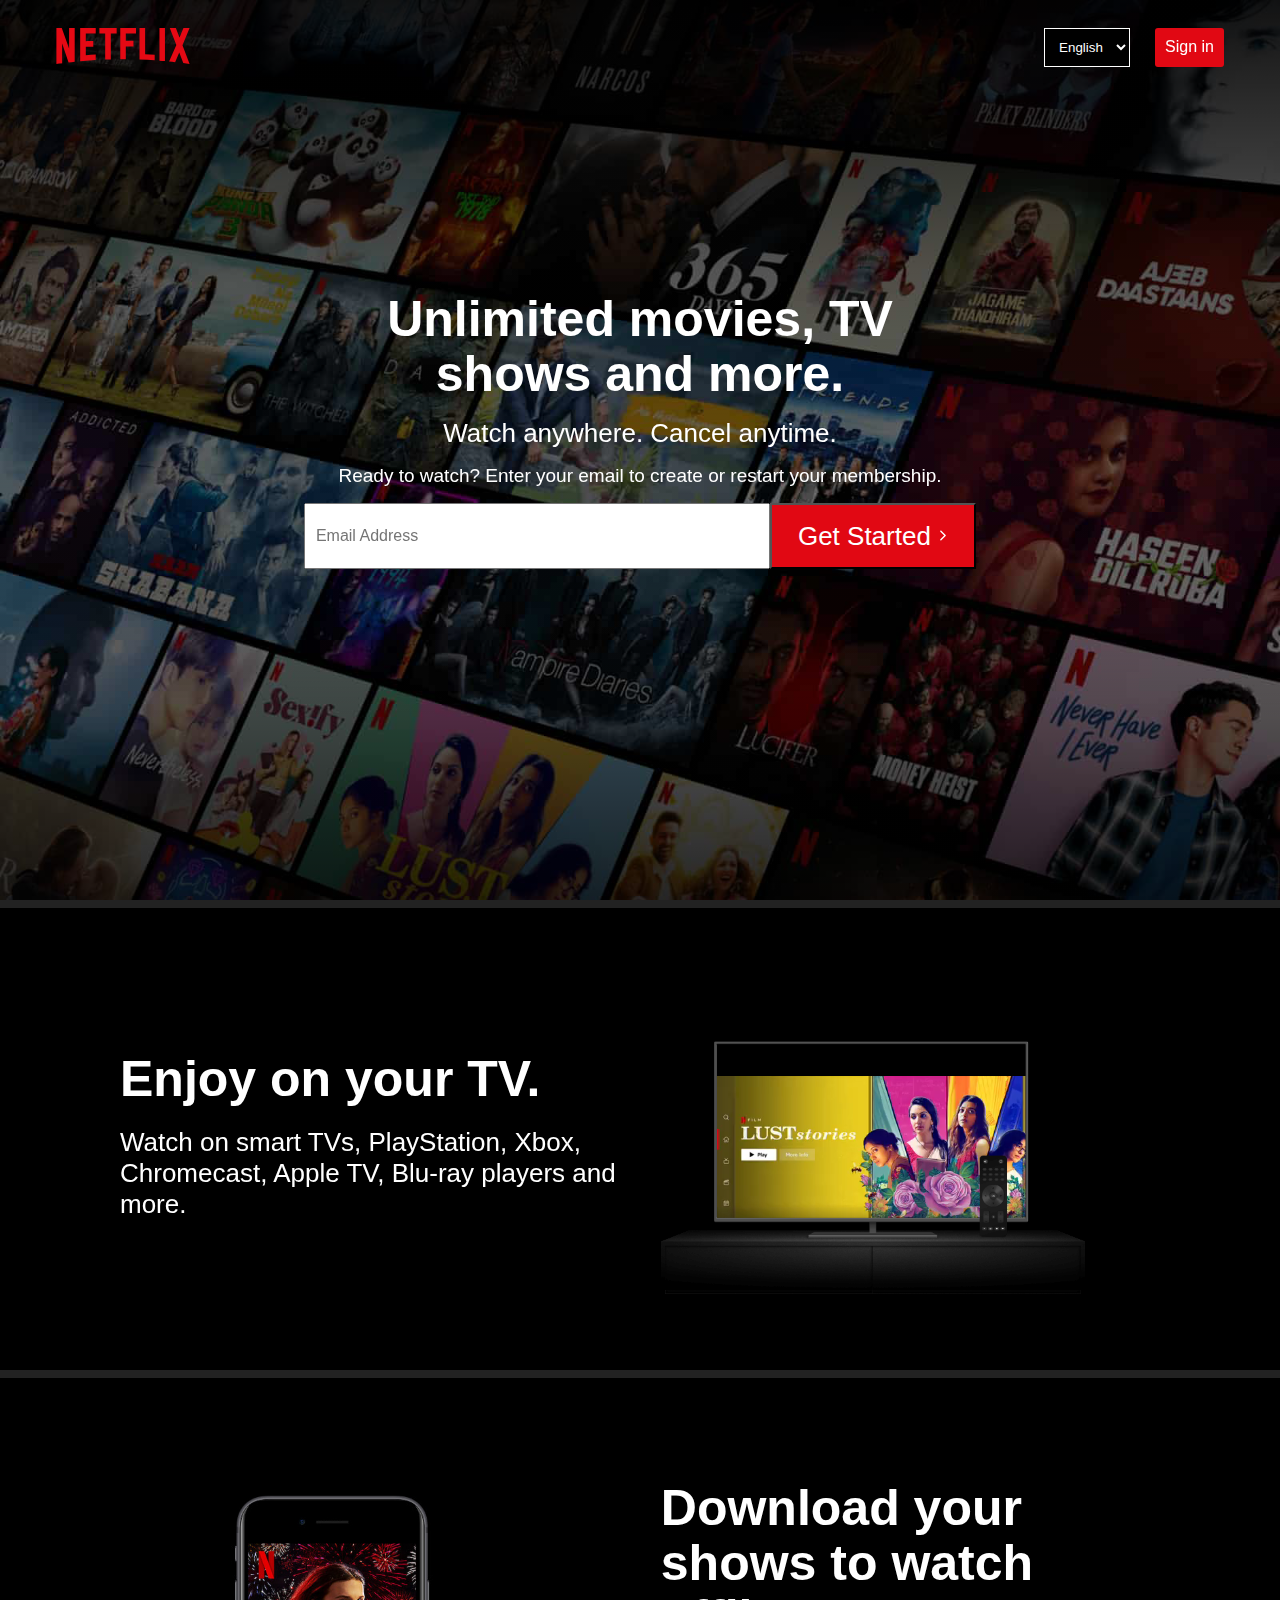
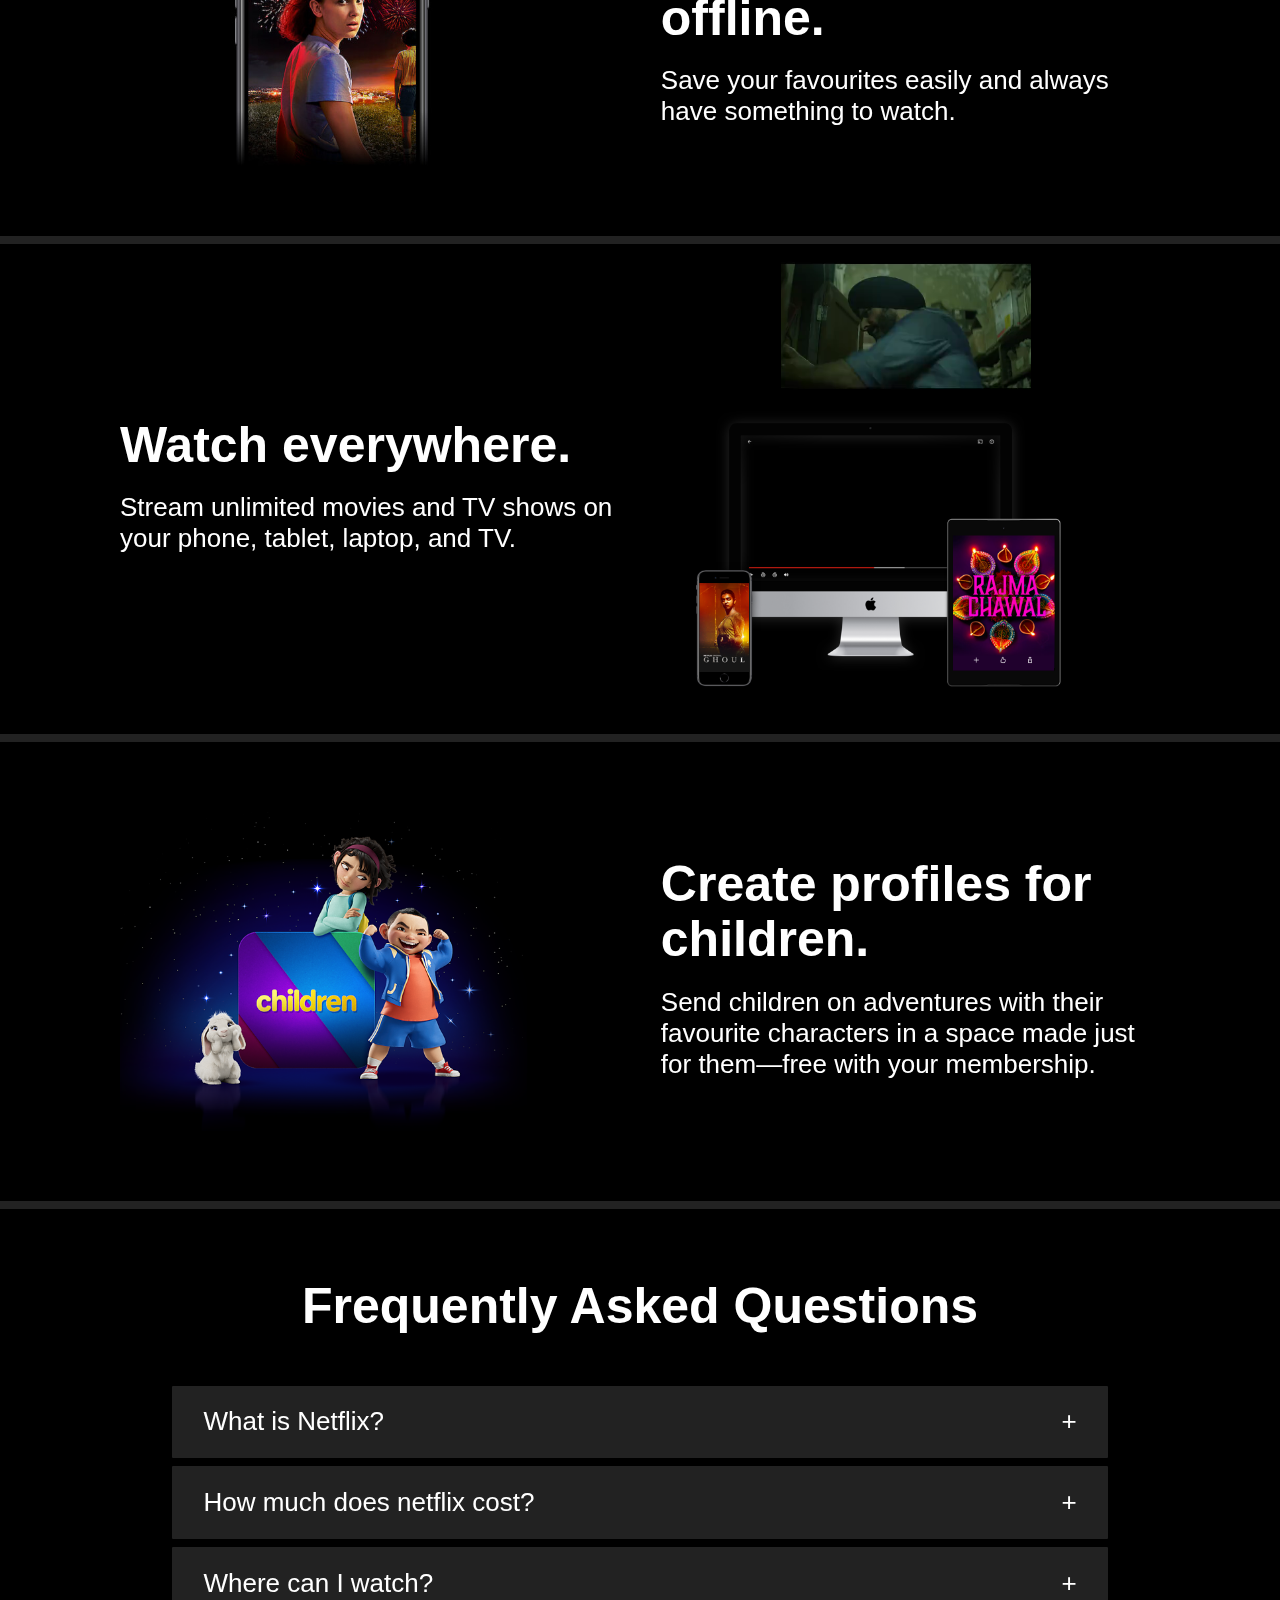
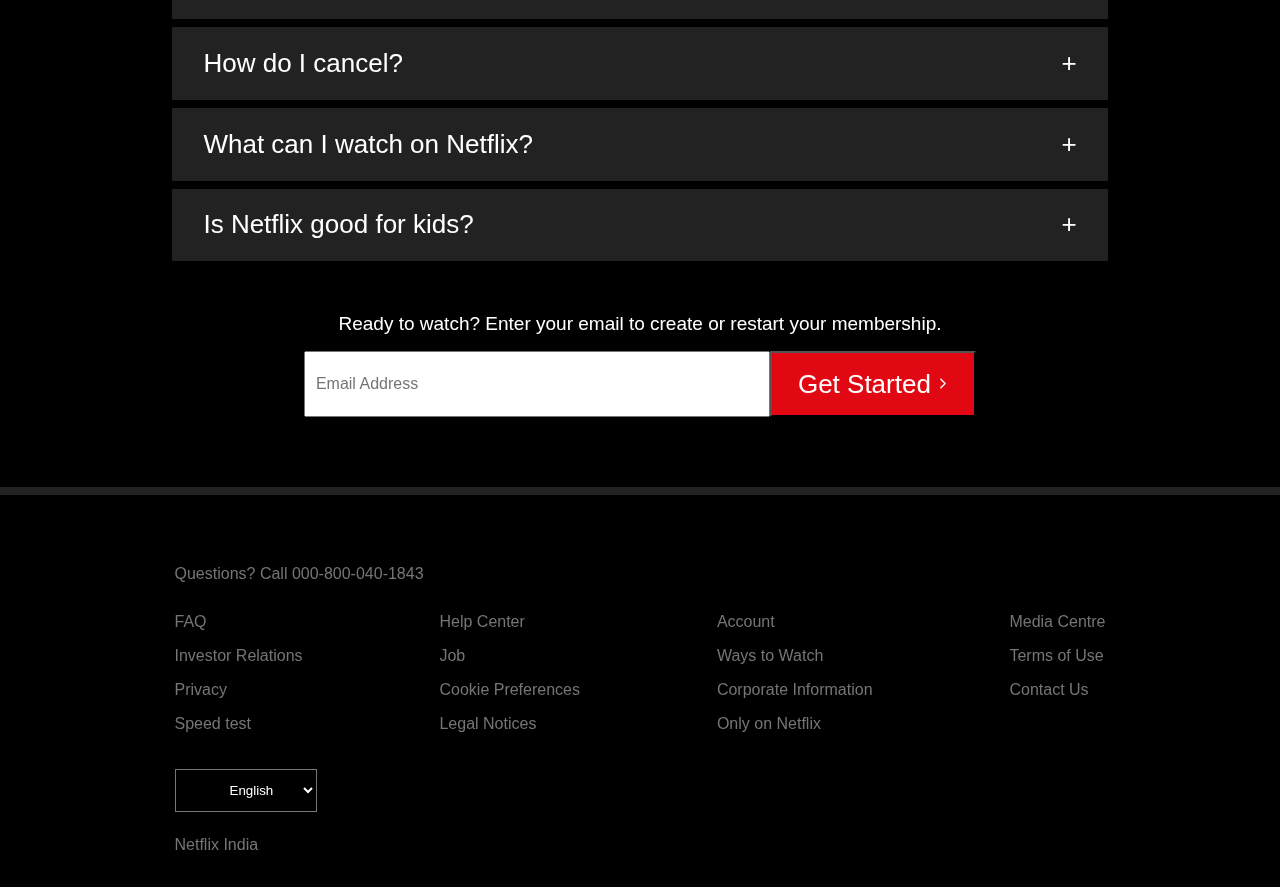
<file: index.html>
<!DOCTYPE html>
<html lang="en">

<head>
  <meta charset="UTF-8">
  <meta http-equiv="X-UA-Compatible" content="IE=edge">
  <meta name="viewport" content="width=device-width, initial-scale=1.0">
  <title>Netflix Clone</title>
  <link rel="icon" href="assets\favicon\nficon2016.ico" type="x-icon">
  <link rel="stylesheet" href="assets\css\app.css">
</head>

<body>
  <div class="vh-100 border-bt-8 align-center just-center" id="landing">
    <div class="flex" id="header-wrap">
      <div class="flex row space-between vw-100" id="header">
        <div class="flex logo">
          <svg viewBox="0 0 111 30" class="svg-icon" width="134px" height="36px">
            <g id="netflix-logo" width="134px" height="36px">
              <path
                d="M105.06233,14.2806261 L110.999156,30 C109.249227,29.7497422 107.500234,29.4366857 105.718437,29.1554972 L102.374168,20.4686475 L98.9371075,28.4375293 C97.2499766,28.1563408 95.5928391,28.061674 93.9057081,27.8432843 L99.9372012,14.0931671 L94.4680851,-5.68434189e-14 L99.5313525,-5.68434189e-14 L102.593495,7.87421502 L105.874965,-5.68434189e-14 L110.999156,-5.68434189e-14 L105.06233,14.2806261 Z M90.4686475,-5.68434189e-14 L85.8749649,-5.68434189e-14 L85.8749649,27.2499766 C87.3746368,27.3437061 88.9371075,27.4055675 90.4686475,27.5930265 L90.4686475,-5.68434189e-14 Z M81.9055207,26.93692 C77.7186241,26.6557316 73.5307901,26.4064111 69.250164,26.3117443 L69.250164,-5.68434189e-14 L73.9366389,-5.68434189e-14 L73.9366389,21.8745899 C76.6248008,21.9373887 79.3120255,22.1557784 81.9055207,22.2804387 L81.9055207,26.93692 Z M64.2496954,10.6561065 L64.2496954,15.3435186 L57.8442216,15.3435186 L57.8442216,25.9996251 L53.2186709,25.9996251 L53.2186709,-5.68434189e-14 L66.3436123,-5.68434189e-14 L66.3436123,4.68741213 L57.8442216,4.68741213 L57.8442216,10.6561065 L64.2496954,10.6561065 Z M45.3435186,4.68741213 L45.3435186,26.2498828 C43.7810479,26.2498828 42.1876465,26.2498828 40.6561065,26.3117443 L40.6561065,4.68741213 L35.8121661,4.68741213 L35.8121661,-5.68434189e-14 L50.2183897,-5.68434189e-14 L50.2183897,4.68741213 L45.3435186,4.68741213 Z M30.749836,15.5928391 C28.687787,15.5928391 26.2498828,15.5928391 24.4999531,15.6875059 L24.4999531,22.6562939 C27.2499766,22.4678976 30,22.2495079 32.7809542,22.1557784 L32.7809542,26.6557316 L19.812541,27.6876933 L19.812541,-5.68434189e-14 L32.7809542,-5.68434189e-14 L32.7809542,4.68741213 L24.4999531,4.68741213 L24.4999531,10.9991564 C26.3126816,10.9991564 29.0936358,10.9054269 30.749836,10.9054269 L30.749836,15.5928391 Z M4.78114163,12.9684132 L4.78114163,29.3429562 C3.09401069,29.5313525 1.59340144,29.7497422 0,30 L0,-5.68434189e-14 L4.4690224,-5.68434189e-14 L10.562377,17.0315868 L10.562377,-5.68434189e-14 L15.2497891,-5.68434189e-14 L15.2497891,28.061674 C13.5935889,28.3437998 11.906458,28.4375293 10.1246602,28.6868498 L4.78114163,12.9684132 Z">
              </path>
            </g>
          </svg>
        </div>
        <div class="flex" id="header-buttons">
          <select name="language" class="white" id="lang">
            <option value="eng">English</option>
            <option value="eng">Hindi</option>
          </select>
          <a href="" class="sign-in white">Sign in</a>
        </div>
      </div>
    </div>
    <div class="flex align-center just-center" id="get-started-card-wrap">
      <div class="flex height-auto col align-center just-center" id="get-started-card">
        <div class="flex col align-center just-center">
          <div class="unlimited white text-50-700-55">Unlimited movies, TV shows and more.</div>
          <div class="watch white text-26-400-0">Watch anywhere. Cancel anytime.</div>
          <div class="ready white">Ready to watch? Enter your email to create or restart your membership.
          </div>
        </div>
        <div class="email-form flex align-center">
          <input type="email" name="email" class="email" placeholder="Email Address">
          <button class="get-started-button text-26-400-0 white bg-red">Get Started <span><img
                src="assets\svg\arrow.svg" alt=""></span></button>
        </div>
      </div>
    </div>
  </div>

  <div class="story-card-wrap p-70-45 border-bt-8 flex ">
    <div class="story-card-content flex row align-center space-between">
      <div class="story-card-text flex col w-48">
        <div class="story-card">
          <div class="card-title text-50-700-55 white">Enjoy on your TV.</div>
          <div class="card-subtitle text-26-400-0 white">Watch on smart TVs, PlayStation, Xbox, Chromecast, Apple TV,
            Blu-ray players
            and
            more.
          </div>
        </div>
      </div>
      <div class="w-48">
        <video src="assets\video\video-tv-in-0819.m4v" class="tv-video" autoplay loop></video>
        <img class="img mw-85" src="assets/png/tv.png" id="tv">
      </div>
    </div>
  </div>

  <div class="story-card-wrap p-70-45 border-bt-8 flex row-reverse b-black">
    <div class="story-card-content flex row-reverse align-center space-between">
      <div class="story-card-text flex col w-48">
        <div class="story-card">
          <div class="card-title text-50-700-55 white">Download your shows to watch offline.</div>
          <div class="card-subtitle text-26-400-0 white">Save your favourites easily and always have something to watch.
          </div>
        </div>
      </div>
      <div class="flex w-48">
        <img class="img mw-85" src="assets\jpg\mobile-0819.jpg">
      </div>
    </div>
  </div>

  <div class="story-card-wrap p-70-45 border-bt-8 flex b-black">
    <div class="story-card-content flex row align-center space-between">
      <div class="story-card-text flex col w-48">
        <div class="story-card">
          <div class="card-title text-50-700-55 white">Watch everywhere.</div>
          <div class="card-subtitle text-26-400-0 white">Stream unlimited movies and TV shows on your phone, tablet,
            laptop, and TV.
          </div>
        </div>
      </div>
      <div class="flex= w-48">
        <video src="assets\video\video-devices-in.m4v" class="tv-video1" autoplay loop> </video>
        <img class="img mw-85" src="assets\png\device-pile-in.png" id="devices">
      </div>
    </div>
  </div>

  <div class="story-card-wrap p-70-45 border-bt-8 flex row-reverse b-black">
    <div class="story-card-content flex row-reverse align-center space-between">
      <div class="story-card-text flex col w-48">
        <div class="story-card">
          <div class="card-title text-50-700-55 white">Create profiles for children.</div>
          <div class="card-subtitle text-26-400-0 white">Send children on adventures with their favourite characters in
            a space made just for them—free with your membership.
          </div>
        </div>
      </div>
      <div class="flex w-48">
        <img class="img mw-85" src="assets\png\kids.png" alt="">
      </div>
    </div>
  </div>

  <div class="faq-wrap p-70-45 flex border-bt-8 b-black just-center align-center col" id="faq">
    <div class="faq white text-50-700-55">Frequently Asked Questions</div>
    <div class="faq-text flex col w-100">
      <div class="faq-text">
        <ul class="faq-list white">
          <li class="faq-list-item "><button
              class="accordion flex w-100 text-26-400-0 white align-center space-between">What is
              Netflix?
            </button>
            <div class="faq-ans text-26-400-0">Netflix is a streaming service that offers a wide variety of
              award-winning TV shows,
              movies, anime, documentaries and more – on thousands of internet-connected devices.

              You can watch as much as you want, whenever you want, without a single ad – all for one low monthly price.
              There's always something new to discover, and new TV shows and movies are added every week!</div>
          </li>
          <li class="faq-list-item "><button
              class="accordion flex w-100 text-26-400-0 white align-center space-between">How much
              does netflix cost?
            </button>
            <div class="faq-ans text-26-400-0">Watch Netflix on your smartphone, tablet, Smart TV, laptop, or
              streaming
              device, all
              for one fixed monthly fee. Plans range from ₹ 199 to ₹ 799 a month. No extra costs, no contracts.</div>
          </li>

          <li class="faq-list-item "><button
              class="accordion flex w-100 text-26-400-0 white align-center space-between">Where can
              I watch?
            </button>
            <div class="faq-ans text-26-400-0">Watch anywhere, anytime, on an unlimited number of devices. Sign in
              with
              your Netflix
              account to watch instantly on the web at netflix.com from your personal computer or on any
              internet-connected device that offers the Netflix app, including smart TVs, smartphones, tablets,
              streaming media players and game consoles.

              You can also download your favourite shows with the iOS, Android, or Windows 10 app. Use downloads to
              watch while you're on the go and without an internet connection. Take Netflix with you anywhere.</div>
          </li>

          <li class="faq-list-item "><button
              class="accordion flex w-100 text-26-400-0 white align-center space-between">How do I
              cancel?
            </button>
            <div class="faq-ans text-26-400-0">Netflix is flexible. There are no annoying contracts and no
              commitments.
              You can easily
              cancel your account online in two clicks. There are no cancellation fees – start or stop your account
              anytime.</div>
          </li>

          <li class="faq-list-item "><button
              class="accordion flex w-100 text-26-400-0 white align-center space-between">What can
              I watch on Netflix?
            </button>
            <div class="faq-ans text-26-400-0">Netflix has an extensive library of feature films, documentaries,
              TV
              shows, anime,
              award-winning Netflix originals, and more. Watch as much as you want, anytime you want.</div>
          </li>

          <li class="faq-list-item "><button
              class="accordion flex w-100 text-26-400-0 white align-center space-between">Is
              Netflix good for kids?
            </button>
            <div class="faq-ans text-26-400-0">The Netflix Kids experience is included in your membership to give
              parents control
              while kids enjoy family-friendly TV shows and films in their own space.

              Kids profiles come with PIN-protected parental controls that let you restrict the maturity rating of
              content kids can watch and block specific titles you don’t want kids to see.</div>
          </li>
        </ul>

        <div class="email-form flex align-center just-center col">
          <div class="col just-center">
            <div class="ready white">Ready to watch? Enter your email to create or restart your membership.
            </div>
            <div class="email-form flex align-center">
              <input type="email" name="email" class="email" placeholder="Email Address">
              <button class="get-started-button text-26-400-0 white bg-red">Get Started <span><img
                    src="assets\svg\arrow.svg" alt=""></span></button>
            </div>
          </div>
        </div>

      </div>
    </div>
  </div>

  <div class="footer-wrap flex just-center b-black">
    <div class="footer-content flex col">
      <div class="footer-top flex">
        <span>Questions? Call 000-800-040-1843</span>
      </div>
      <div class="footer-text space-between flex">
        <div class="footer-col flex col">
          <span>FAQ</span>
          <span>Investor Relations</span>
          <span>Privacy</span>
          <span>Speed test</span>
        </div>
        <div class="footer-col flex col">
          <span>Help Center</span>
          <span>Job</span>
          <span>Cookie Preferences</span>
          <span>Legal Notices</span>
        </div>
        <div class="footer-col flex col">
          <span>Account</span>
          <span>Ways to Watch</span>
          <span>Corporate Information</span>
          <span>Only on Netflix</span>
        </div>
        <div class="footer-col flex col">
          <span>Media Centre</span>
          <span>Terms of Use</span>
          <span>Contact Us</span>
        </div>
      </div>
      <div>
        <select name="language" class=" white b-black" id="lang-footer">
          <option value="eng">English</option>
          <option value="eng">Hindi</option>
        </select>
      </div>
      <span id="footer-country">Netflix India</span>
    </div>
  </div>
  <script src="assets\js\script.js"></script>
</body>

</html>
</file>
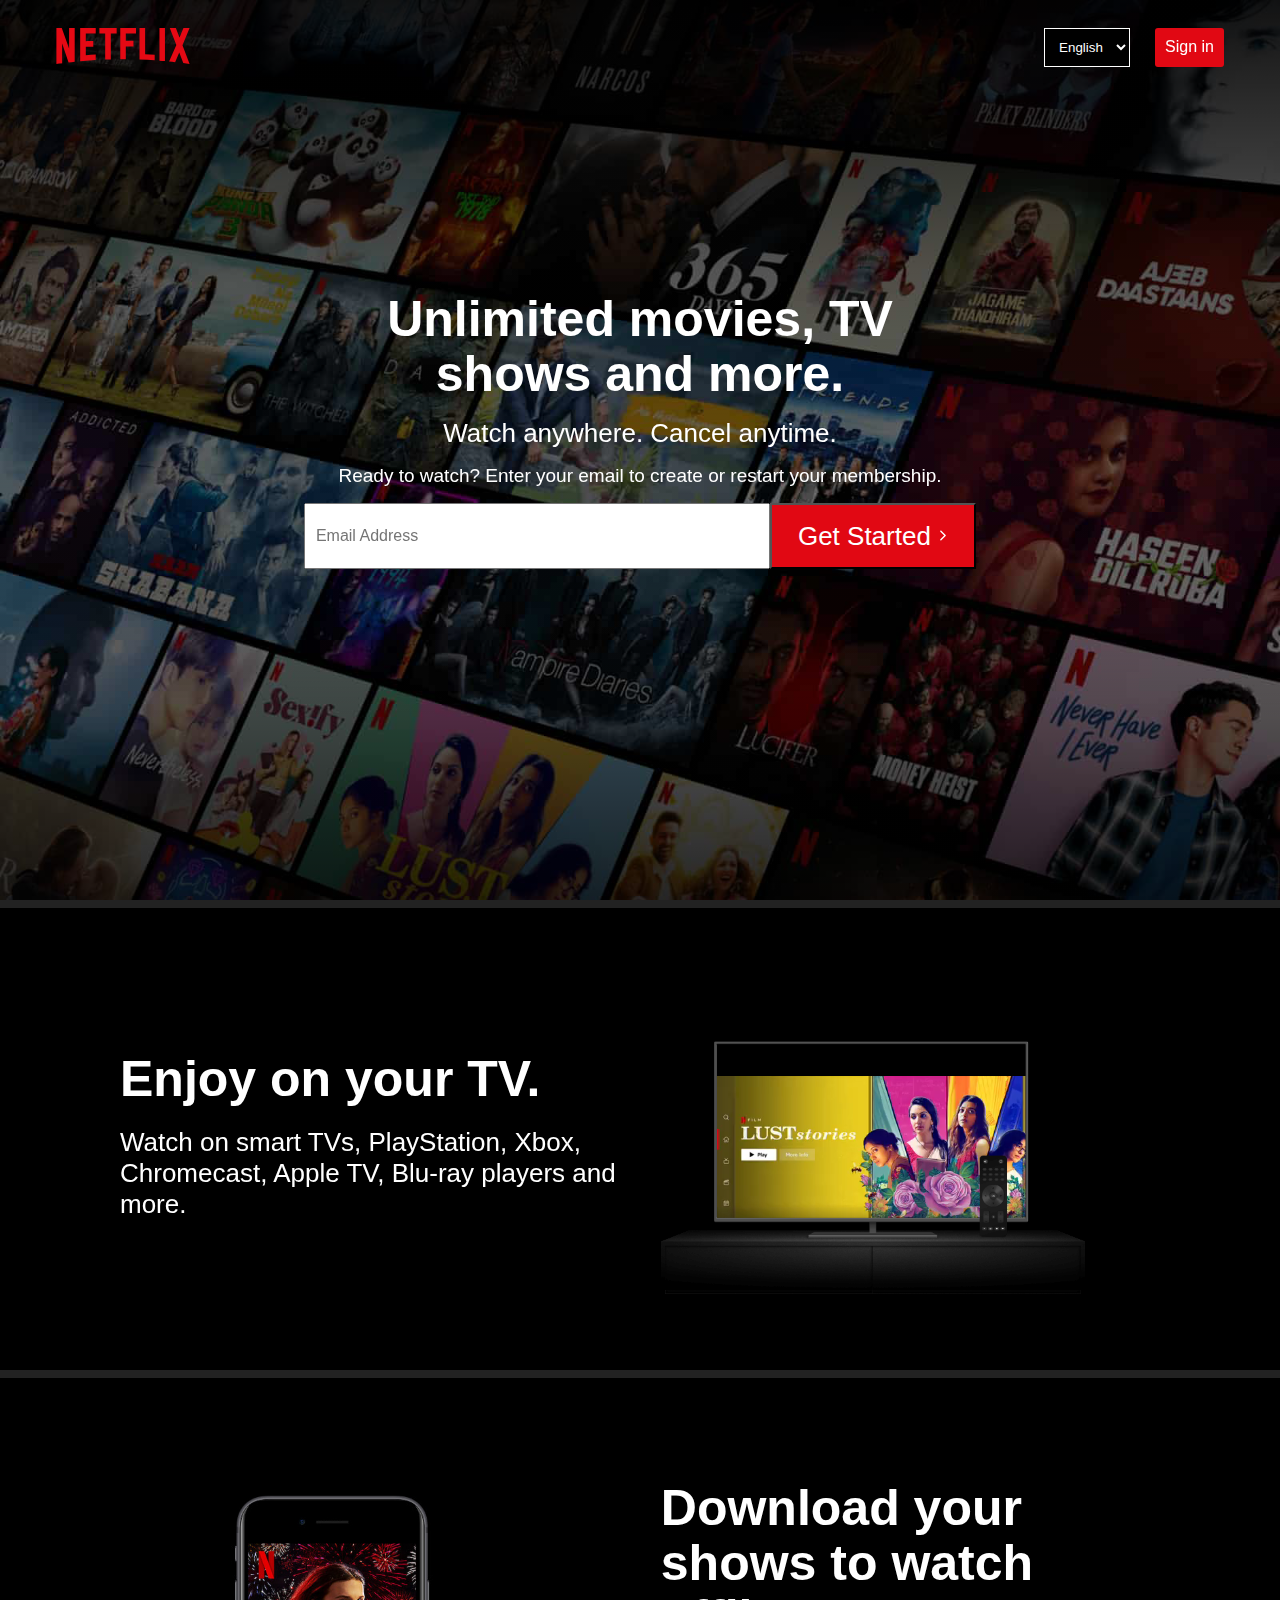
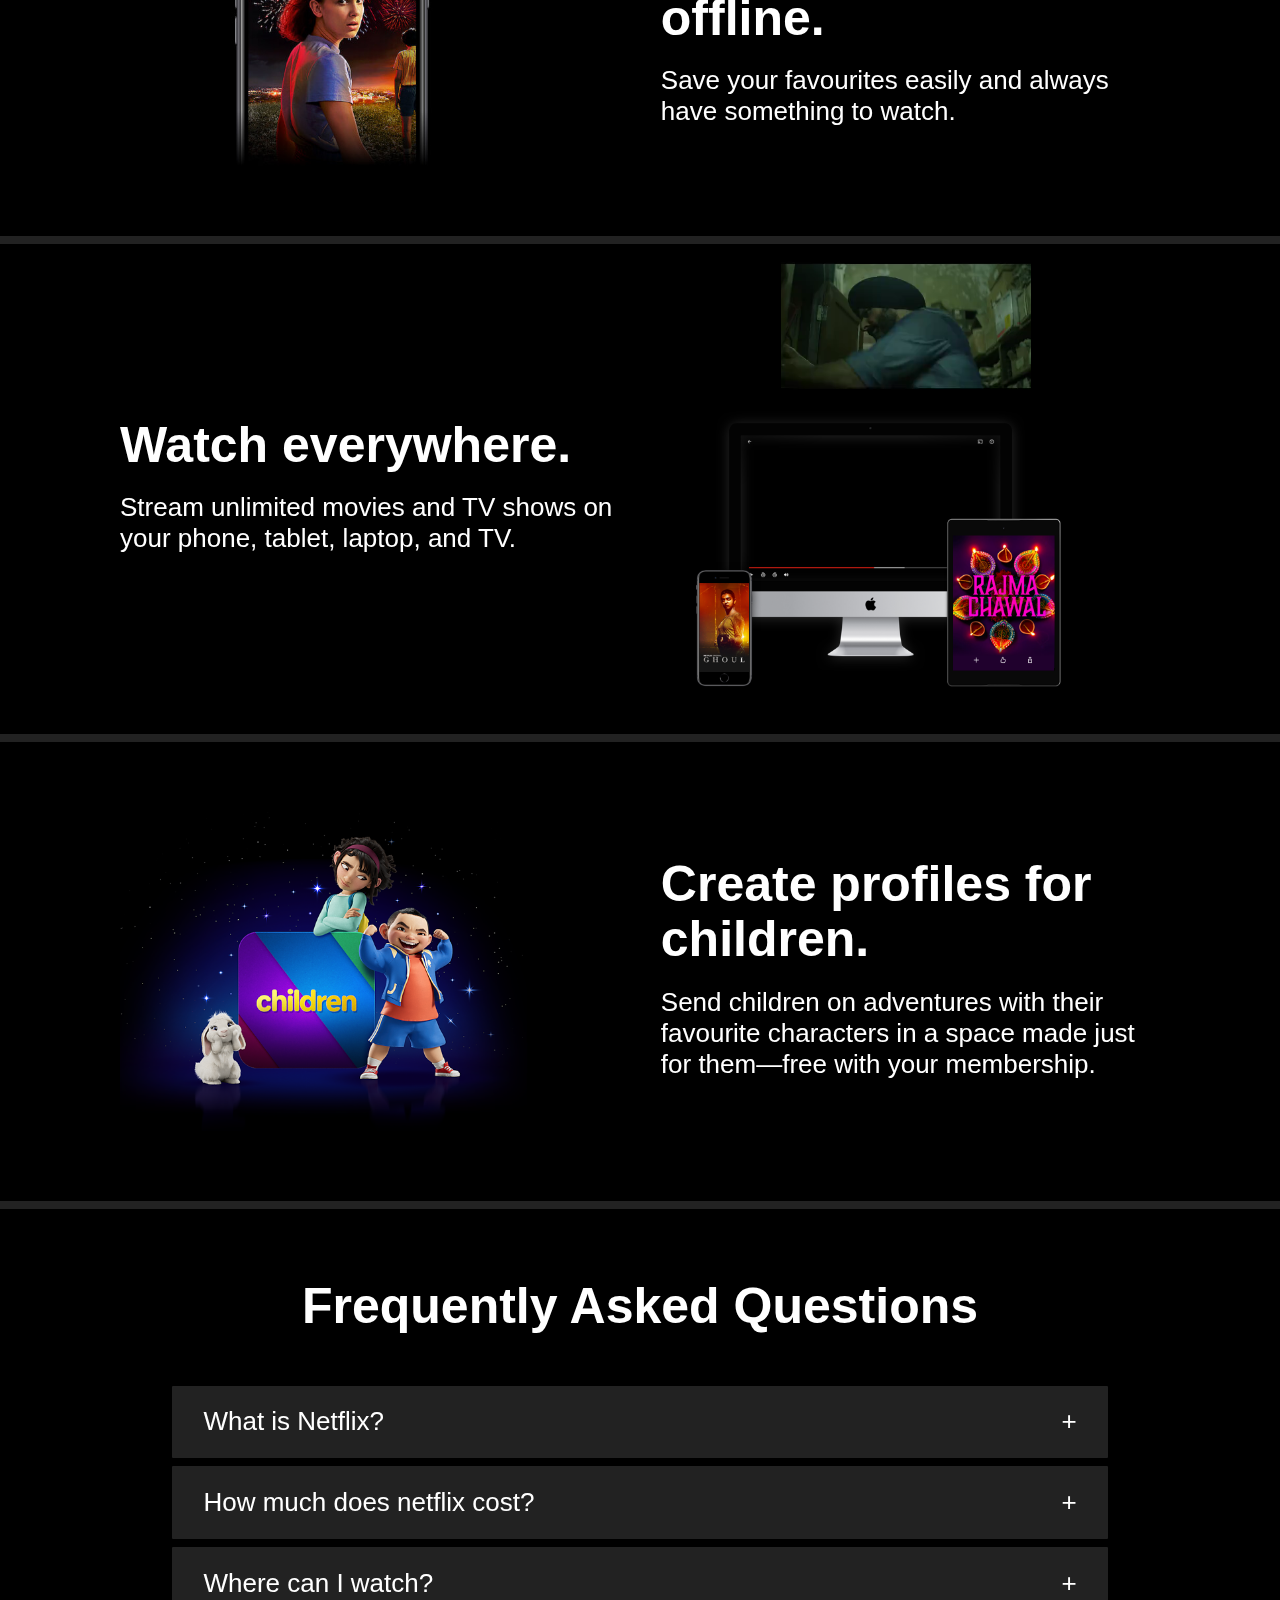
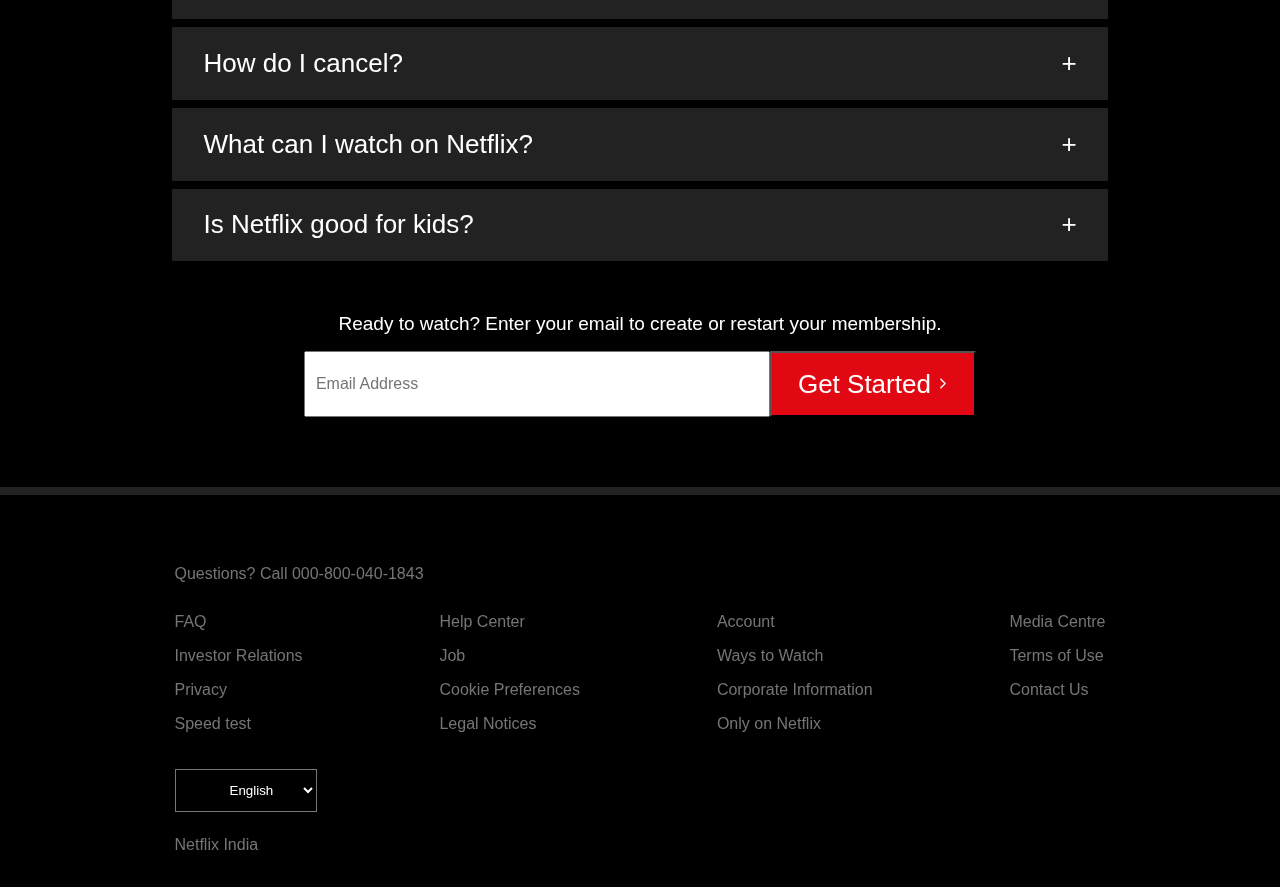
<file: Assignment 9/index.html>
<!DOCTYPE html>
<html lang="en">

<head>
  <meta charset="UTF-8">
  <meta http-equiv="X-UA-Compatible" content="IE=edge">
  <meta name="viewport" content="width=device-width, initial-scale=1.0">
  <title>Netflix Clone</title>
  <link rel="icon" href="assets\favicon\nficon2016.ico" type="x-icon">
  <link rel="stylesheet" href="assets\css\app.css">
</head>

<body>
  <div class="vh-100 border-bt-8 align-center just-center" id="landing">
    <div class="flex" id="header-wrap">
      <div class="flex row space-between vw-100" id="header">
        <div class="flex logo">
          <svg viewBox="0 0 111 30" class="svg-icon" width="134px" height="36px">
            <g id="netflix-logo" width="134px" height="36px">
              <path
                d="M105.06233,14.2806261 L110.999156,30 C109.249227,29.7497422 107.500234,29.4366857 105.718437,29.1554972 L102.374168,20.4686475 L98.9371075,28.4375293 C97.2499766,28.1563408 95.5928391,28.061674 93.9057081,27.8432843 L99.9372012,14.0931671 L94.4680851,-5.68434189e-14 L99.5313525,-5.68434189e-14 L102.593495,7.87421502 L105.874965,-5.68434189e-14 L110.999156,-5.68434189e-14 L105.06233,14.2806261 Z M90.4686475,-5.68434189e-14 L85.8749649,-5.68434189e-14 L85.8749649,27.2499766 C87.3746368,27.3437061 88.9371075,27.4055675 90.4686475,27.5930265 L90.4686475,-5.68434189e-14 Z M81.9055207,26.93692 C77.7186241,26.6557316 73.5307901,26.4064111 69.250164,26.3117443 L69.250164,-5.68434189e-14 L73.9366389,-5.68434189e-14 L73.9366389,21.8745899 C76.6248008,21.9373887 79.3120255,22.1557784 81.9055207,22.2804387 L81.9055207,26.93692 Z M64.2496954,10.6561065 L64.2496954,15.3435186 L57.8442216,15.3435186 L57.8442216,25.9996251 L53.2186709,25.9996251 L53.2186709,-5.68434189e-14 L66.3436123,-5.68434189e-14 L66.3436123,4.68741213 L57.8442216,4.68741213 L57.8442216,10.6561065 L64.2496954,10.6561065 Z M45.3435186,4.68741213 L45.3435186,26.2498828 C43.7810479,26.2498828 42.1876465,26.2498828 40.6561065,26.3117443 L40.6561065,4.68741213 L35.8121661,4.68741213 L35.8121661,-5.68434189e-14 L50.2183897,-5.68434189e-14 L50.2183897,4.68741213 L45.3435186,4.68741213 Z M30.749836,15.5928391 C28.687787,15.5928391 26.2498828,15.5928391 24.4999531,15.6875059 L24.4999531,22.6562939 C27.2499766,22.4678976 30,22.2495079 32.7809542,22.1557784 L32.7809542,26.6557316 L19.812541,27.6876933 L19.812541,-5.68434189e-14 L32.7809542,-5.68434189e-14 L32.7809542,4.68741213 L24.4999531,4.68741213 L24.4999531,10.9991564 C26.3126816,10.9991564 29.0936358,10.9054269 30.749836,10.9054269 L30.749836,15.5928391 Z M4.78114163,12.9684132 L4.78114163,29.3429562 C3.09401069,29.5313525 1.59340144,29.7497422 0,30 L0,-5.68434189e-14 L4.4690224,-5.68434189e-14 L10.562377,17.0315868 L10.562377,-5.68434189e-14 L15.2497891,-5.68434189e-14 L15.2497891,28.061674 C13.5935889,28.3437998 11.906458,28.4375293 10.1246602,28.6868498 L4.78114163,12.9684132 Z">
              </path>
            </g>
          </svg>
        </div>
        <div class="flex" id="header-buttons">
          <select name="language" class="white" id="lang">
            <option value="eng">English</option>
            <option value="eng">Hindi</option>
          </select>
          <a href="" class="sign-in white">Sign in</a>
        </div>
      </div>
    </div>
    <div class="flex align-center just-center" id="get-started-card-wrap">
      <div class="flex height-auto col align-center just-center" id="get-started-card">
        <div class="flex col align-center just-center">
          <div class="unlimited white text-50-700-55">Unlimited movies, TV shows and more.</div>
          <div class="watch white text-26-400-0">Watch anywhere. Cancel anytime.</div>
          <div class="ready white">Ready to watch? Enter your email to create or restart your membership.
          </div>
        </div>
        <div class="email-form flex align-center">
          <input type="email" name="email" class="email" placeholder="Email Address">
          <button class="get-started-button text-26-400-0 white bg-red">Get Started <span><img
                src="assets\svg\arrow.svg" alt=""></span></button>
        </div>
      </div>
    </div>
  </div>

  <div class="story-card-wrap p-70-45 border-bt-8 flex ">
    <div class="story-card-content flex row align-center space-between">
      <div class="story-card-text flex col w-48">
        <div class="story-card">
          <div class="card-title text-50-700-55 white">Enjoy on your TV.</div>
          <div class="card-subtitle text-26-400-0 white">Watch on smart TVs, PlayStation, Xbox, Chromecast, Apple TV,
            Blu-ray players
            and
            more.
          </div>
        </div>
      </div>
      <div class="w-48">
        <video src="assets\video\video-tv-in-0819.m4v" class="tv-video" autoplay loop></video>
        <img class="img mw-85" src="assets/png/tv.png" id="tv">
      </div>
    </div>
  </div>

  <div class="story-card-wrap p-70-45 border-bt-8 flex row-reverse">
    <div class="story-card-content flex row-reverse align-center space-between">
      <div class="story-card-text flex col w-48">
        <div class="story-card">
          <div class="card-title text-50-700-55 white">Download your shows to watch offline.</div>
          <div class="card-subtitle text-26-400-0 white">Save your favourites easily and always have something to watch.
          </div>
        </div>
      </div>
      <div class="flex w-48">
        <img class="img mw-85" src="assets\jpg\mobile-0819.jpg">
      </div>
    </div>
  </div>

  <div class="story-card-wrap p-70-45 border-bt-8 flex">
    <div class="story-card-content flex row align-center space-between">
      <div class="story-card-text flex col w-48">
        <div class="story-card">
          <div class="card-title text-50-700-55 white">Watch everywhere.</div>
          <div class="card-subtitle text-26-400-0 white">Stream unlimited movies and TV shows on your phone, tablet,
            laptop, and TV.
          </div>
        </div>
      </div>
      <div class="flex= w-48">
        <video src="assets\video\video-devices-in.m4v" class="tv-video1" autoplay loop> </video>
        <img class="img mw-85" src="assets\png\device-pile-in.png" id="devices">
      </div>
    </div>
  </div>

  <div class="story-card-wrap p-70-45 border-bt-8 flex row-reverse b-black">
    <div class="story-card-content flex row-reverse align-center space-between">
      <div class="story-card-text flex col w-48">
        <div class="story-card">
          <div class="card-title text-50-700-55 white">Create profiles for children.</div>
          <div class="card-subtitle text-26-400-0 white">Send children on adventures with their favourite characters in
            a space made just for them—free with your membership.
          </div>
        </div>
      </div>
      <div class="flex w-48">
        <img class="img mw-85" src="assets\png\kids.png" alt="">
      </div>
    </div>
  </div>

  <div class="faq-wrap p-70-45 flex border-bt-8 b-black just-center align-center col" id="faq">
    <div class="faq white text-50-700-55">Frequently Asked Questions</div>
    <div class="faq-text flex col w-100">
      <div class="faq-text">
        <ul class="faq-list white">
          <li class="faq-list-item "><button
              class="accordion flex w-100 text-26-400-0 white align-center space-between">What is
              Netflix?
            </button>
            <div class="faq-ans text-26-400-0">Netflix is a streaming service that offers a wide variety of
              award-winning TV shows,
              movies, anime, documentaries and more – on thousands of internet-connected devices.

              You can watch as much as you want, whenever you want, without a single ad – all for one low monthly price.
              There's always something new to discover, and new TV shows and movies are added every week!</div>
          </li>
          <li class="faq-list-item "><button
              class="accordion flex w-100 text-26-400-0 white align-center space-between">How much
              does netflix cost?
            </button>
            <div class="faq-ans text-26-400-0">Watch Netflix on your smartphone, tablet, Smart TV, laptop, or
              streaming
              device, all
              for one fixed monthly fee. Plans range from ₹ 199 to ₹ 799 a month. No extra costs, no contracts.</div>
          </li>

          <li class="faq-list-item "><button
              class="accordion flex w-100 text-26-400-0 white align-center space-between">Where can
              I watch?
            </button>
            <div class="faq-ans text-26-400-0">Watch anywhere, anytime, on an unlimited number of devices. Sign in
              with
              your Netflix
              account to watch instantly on the web at netflix.com from your personal computer or on any
              internet-connected device that offers the Netflix app, including smart TVs, smartphones, tablets,
              streaming media players and game consoles.

              You can also download your favourite shows with the iOS, Android, or Windows 10 app. Use downloads to
              watch while you're on the go and without an internet connection. Take Netflix with you anywhere.</div>
          </li>

          <li class="faq-list-item "><button
              class="accordion flex w-100 text-26-400-0 white align-center space-between">How do I
              cancel?
            </button>
            <div class="faq-ans text-26-400-0">Netflix is flexible. There are no annoying contracts and no
              commitments.
              You can easily
              cancel your account online in two clicks. There are no cancellation fees – start or stop your account
              anytime.</div>
          </li>

          <li class="faq-list-item "><button
              class="accordion flex w-100 text-26-400-0 white align-center space-between">What can
              I watch on Netflix?
            </button>
            <div class="faq-ans text-26-400-0">Netflix has an extensive library of feature films, documentaries,
              TV
              shows, anime,
              award-winning Netflix originals, and more. Watch as much as you want, anytime you want.</div>
          </li>

          <li class="faq-list-item "><button
              class="accordion flex w-100 text-26-400-0 white align-center space-between">Is
              Netflix good for kids?
            </button>
            <div class="faq-ans text-26-400-0">The Netflix Kids experience is included in your membership to give
              parents control
              while kids enjoy family-friendly TV shows and films in their own space.

              Kids profiles come with PIN-protected parental controls that let you restrict the maturity rating of
              content kids can watch and block specific titles you don’t want kids to see.</div>
          </li>
        </ul>

        <div class="email-form flex align-center just-center col">
          <div class="col just-center">
            <div class="ready white">Ready to watch? Enter your email to create or restart your membership.
            </div>
            <div class="email-form flex align-center">
              <input type="email" name="email" class="email" placeholder="Email Address">
              <button class="get-started-button text-26-400-0 white bg-red">Get Started <span><img
                    src="assets\svg\arrow.svg" alt=""></span></button>
            </div>
          </div>
        </div>

      </div>
    </div>
  </div>

  <div class="footer-wrap flex just-center b-black">
    <div class="footer-content flex col">
      <div class="footer-top flex">
        <span>Questions? Call 000-800-040-1843</span>
      </div>
      <div class="footer-text space-between flex">
        <div class="footer-col flex col">
          <span>FAQ</span>
          <span>Investor Relations</span>
          <span>Privacy</span>
          <span>Speed test</span>
        </div>
        <div class="footer-col flex col">
          <span>Help Center</span>
          <span>Job</span>
          <span>Cookie Preferences</span>
          <span>Legal Notices</span>
        </div>
        <div class="footer-col flex col">
          <span>Account</span>
          <span>Ways to Watch</span>
          <span>Corporate Information</span>
          <span>Only on Netflix</span>
        </div>
        <div class="footer-col flex col">
          <span>Media Centre</span>
          <span>Terms of Use</span>
          <span>Contact Us</span>
        </div>
      </div>
      <div>
        <select name="language" class=" white b-black" id="lang-footer">
          <option value="eng">English</option>
          <option value="eng">Hindi</option>
        </select>
      </div>
      <span id="footer-country">Netflix India</span>
    </div>
  </div>
  <script src="assets\js\script.js"></script>
</body>

</html>
</file>
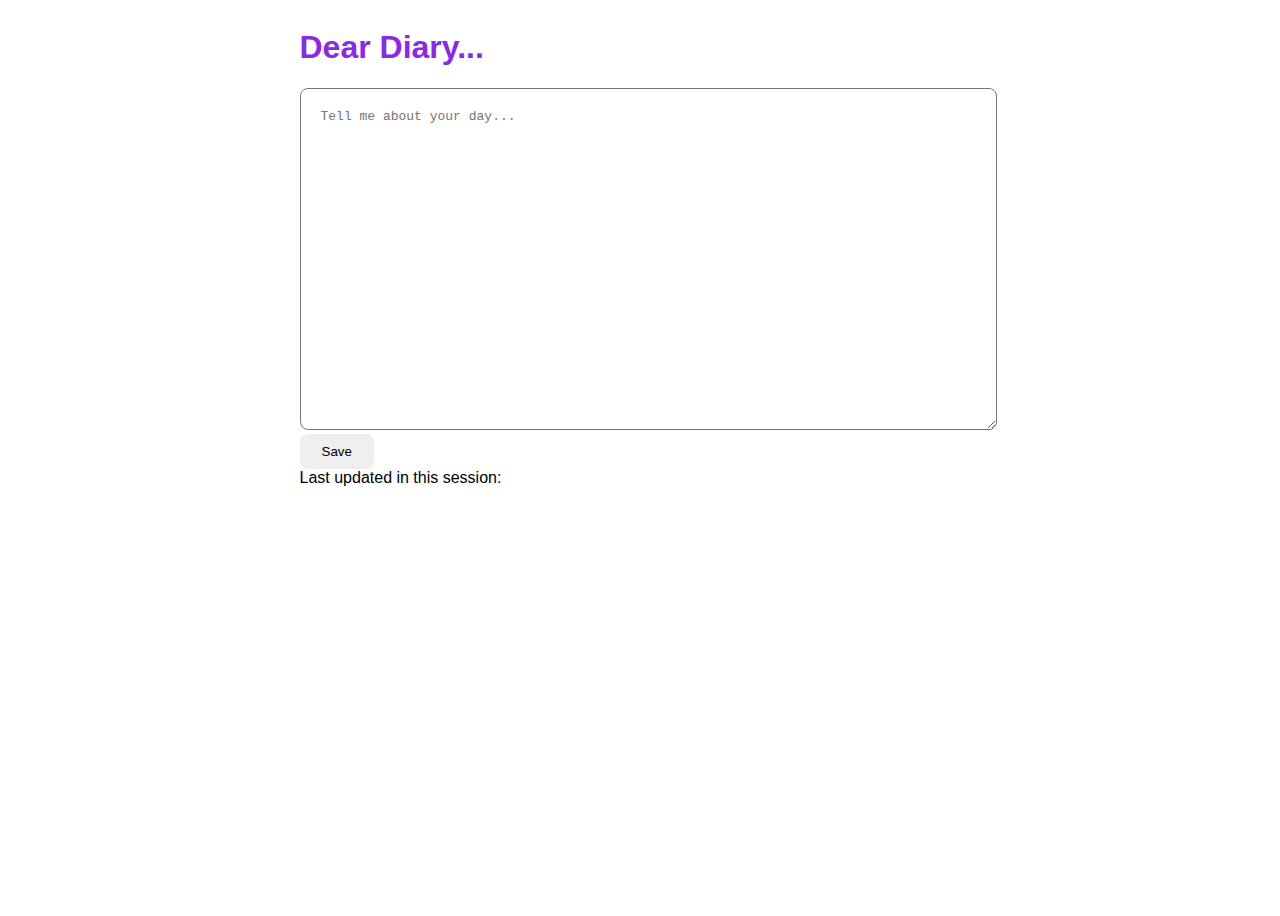
<file: Assignment_1/index.html>
<!DOCTYPE html>
<html lang="en">

<head>
    <meta charset="UTF-8">
    <meta http-equiv="X-UA-Compatible" content="IE=edge">
    <meta name="viewport" content="width=device-width, initial-scale=1.0">
    <title>Document</title>
    <link rel="stylesheet" type="text/css" href="app.css">
</head>

<body>
    <div class="container">
        <h1>Dear Diary...</h1> 
        <form class='diary-entry'>
            <textarea name="words" class="words" id="words" placeholder="Tell me about your day..." cols="80" rows="20"></textarea>
            <button type="submit" class="save" id="save">Save</button> 
        </form>
        <div class='last'>Last updated in this session: <div id='lastup'></div> </div>
        <div class="view">
            <ul class="open-diary" id="list"></ul>
        </div>
    </div>
    <script type="text/javascript" src="script.js"></script>
</body>

</html>
</file>
<file: Assignment_1/app.css>
h1 {
  color: blueviolet;
}

body {
  width: 100vw;
  min-height: 100vh;
  display: flex;
  justify-content: center;
  background: white;
  font-family: sans-serif;
}

.save {
  padding: 8px 20px;
  border-radius: 8px;
  border-color: transparent;
  display: block;
}
.save:hover {
  cursor: pointer;
  background-color: #73e831;
}

.words {
  padding: 20px;
  border-radius: 8px;
  background-color: white;
}

.words::placeholder {
  text-align: left;
  font-size: medium;
}

.diary-entry-view::marker {
  color: transparent;
}

.last {
  justify-content: center;
}
</file>
